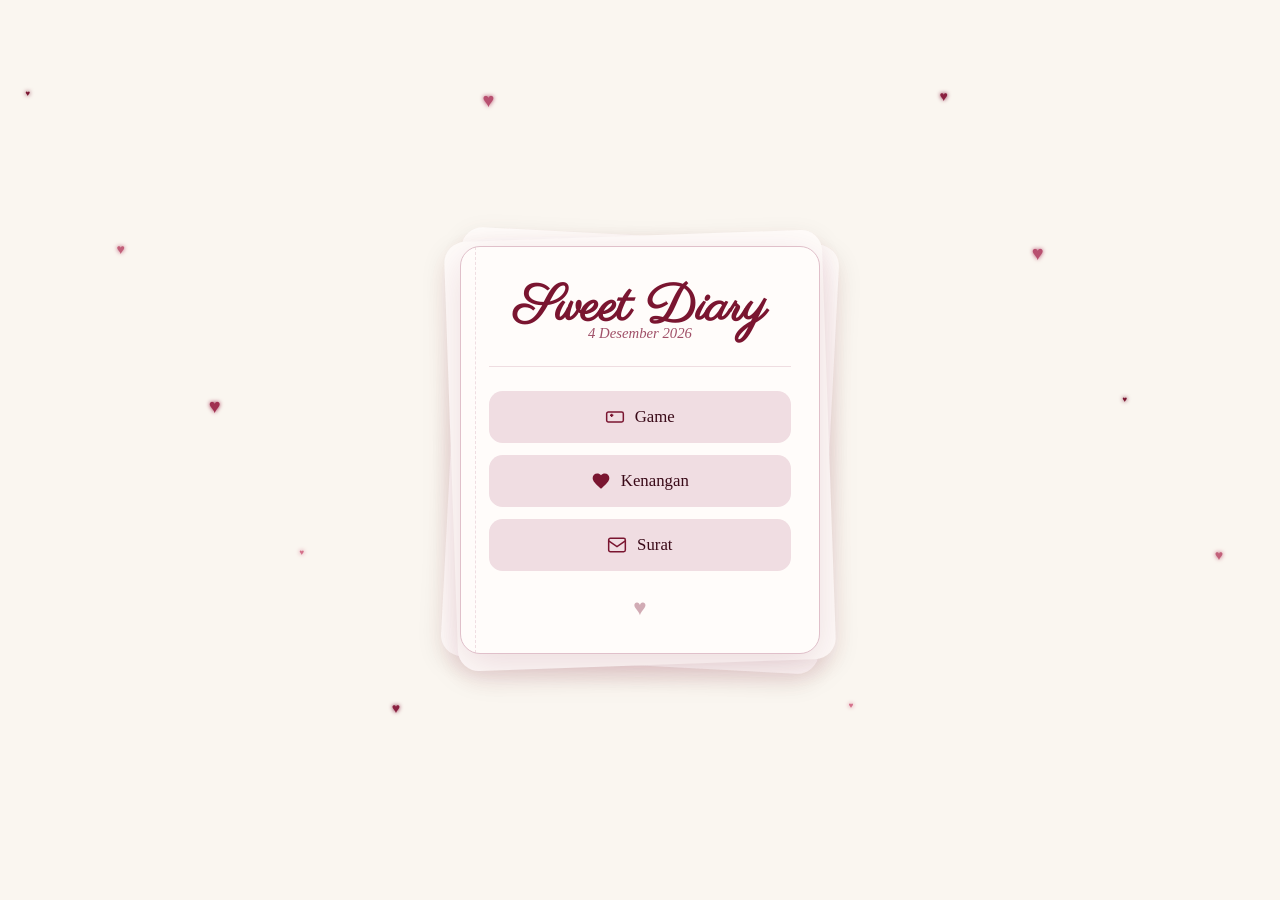
<file: index.html>
<!DOCTYPE html>
<html lang="id">
<head>
  <meta charset="UTF-8" />
  <meta name="viewport" content="width=device-width, initial-scale=1.0" />
  <title>our diary</title>
  <link rel="stylesheet" href="style.css" />
  <style>
    .home-page {
      justify-content: center;
    }

    .diary-wrap {
      position: relative;
      width: 100%;
      max-width: 360px;
    }

    .diary-shadow-1 {
      position: absolute;
      inset: 0;
      background: var(--card);
      border-radius: 1.25rem;
      transform: rotate(3deg) scale(1.05);
      box-shadow: 0 8px 24px rgba(122,21,48,0.10);
    }
    .diary-shadow-2 {
      position: absolute;
      inset: 0;
      background: var(--card);
      border-radius: 1.25rem;
      transform: rotate(-2deg) scale(1.05);
      box-shadow: 0 8px 24px rgba(122,21,48,0.10);
    }

    .diary-card {
      position: relative;
      z-index: 2;
      background: var(--card);
      border: 1.5px solid var(--border);
      border-radius: 1.25rem;
      padding: 2rem 1.75rem;
      box-shadow: 0 12px 40px rgba(122,21,48,0.14);
      display: flex;
      flex-direction: column;
      align-items: center;
      text-align: center;
      gap: 1.5rem;
    }

    .notebook-line {
      position: absolute;
      left: 14px; top: 0; bottom: 0;
      width: 1px;
      border-left: 1.5px dashed rgba(224,192,202,0.5);
    }

    .diary-title {
      font-family: var(--font-script);
      font-size: clamp(2.2rem, 10vw, 3.2rem);
      color: var(--primary);
      line-height: 1.15;
    }

    .diary-date {
      color: var(--muted);
      font-style: italic;
      font-size: 0.92rem;
      margin-top: -0.75rem;
    }

    .divider {
      width: 100%;
      height: 1px;
      background: var(--border);
      opacity: 0.5;
    }

    .nav-buttons {
      display: flex;
      flex-direction: column;
      width: 100%;
      gap: 0.75rem;
    }

    .diary-foot {
      color: rgba(122,21,48,0.35);
      font-size: 1.4rem;
    }
  </style>
</head>
<body>
  <div id="hearts-bg"></div>

  <div class="page home-page">
    <div class="diary-wrap">
      <div class="diary-shadow-1"></div>
      <div class="diary-shadow-2"></div>

      <div class="diary-card">
        <div class="notebook-line"></div>

        <div>
          <h1 class="diary-title">Sweet Diary</h1>
          <p class="diary-date" id="today-date"></p>
        </div>

        <div class="divider"></div>

        <nav class="nav-buttons">
          <a href="game.html" class="btn">
            <svg xmlns="http://www.w3.org/2000/svg" fill="none" viewBox="0 0 24 24" stroke="currentColor" stroke-width="1.8"><rect x="2" y="6" width="20" height="12" rx="2"/><path d="M6 10h4M8 8v4M15 11h.01M17 9h.01"/></svg>
            Game
          </a>
          <a href="kenangan.html" class="btn">
            <svg xmlns="http://www.w3.org/2000/svg" fill="currentColor" viewBox="0 0 24 24"><path d="M12 21.35l-1.45-1.32C5.4 15.36 2 12.28 2 8.5 2 5.42 4.42 3 7.5 3c1.74 0 3.41.81 4.5 2.09C13.09 3.81 14.76 3 16.5 3 19.58 3 22 5.42 22 8.5c0 3.78-3.4 6.86-8.55 11.54L12 21.35z"/></svg>
            Kenangan
          </a>
          <a href="surat.html" class="btn">
            <svg xmlns="http://www.w3.org/2000/svg" fill="none" viewBox="0 0 24 24" stroke="currentColor" stroke-width="1.8"><rect x="2" y="4" width="20" height="16" rx="2"/><path d="M2 7l10 7 10-7"/></svg>
            Surat
          </a>
        </nav>

        <div class="diary-foot">♥</div>
      </div>
    </div>
  </div>

  <script src="hearts.js"></script>
  <script>
    const d = new Date();
    const opts = { year: 'numeric', month: 'long', day: 'numeric' };
    document.getElementById('today-date').textContent = d.toLocaleDateString('id-ID', opts);
  </script>
</body>
</html>
</file>
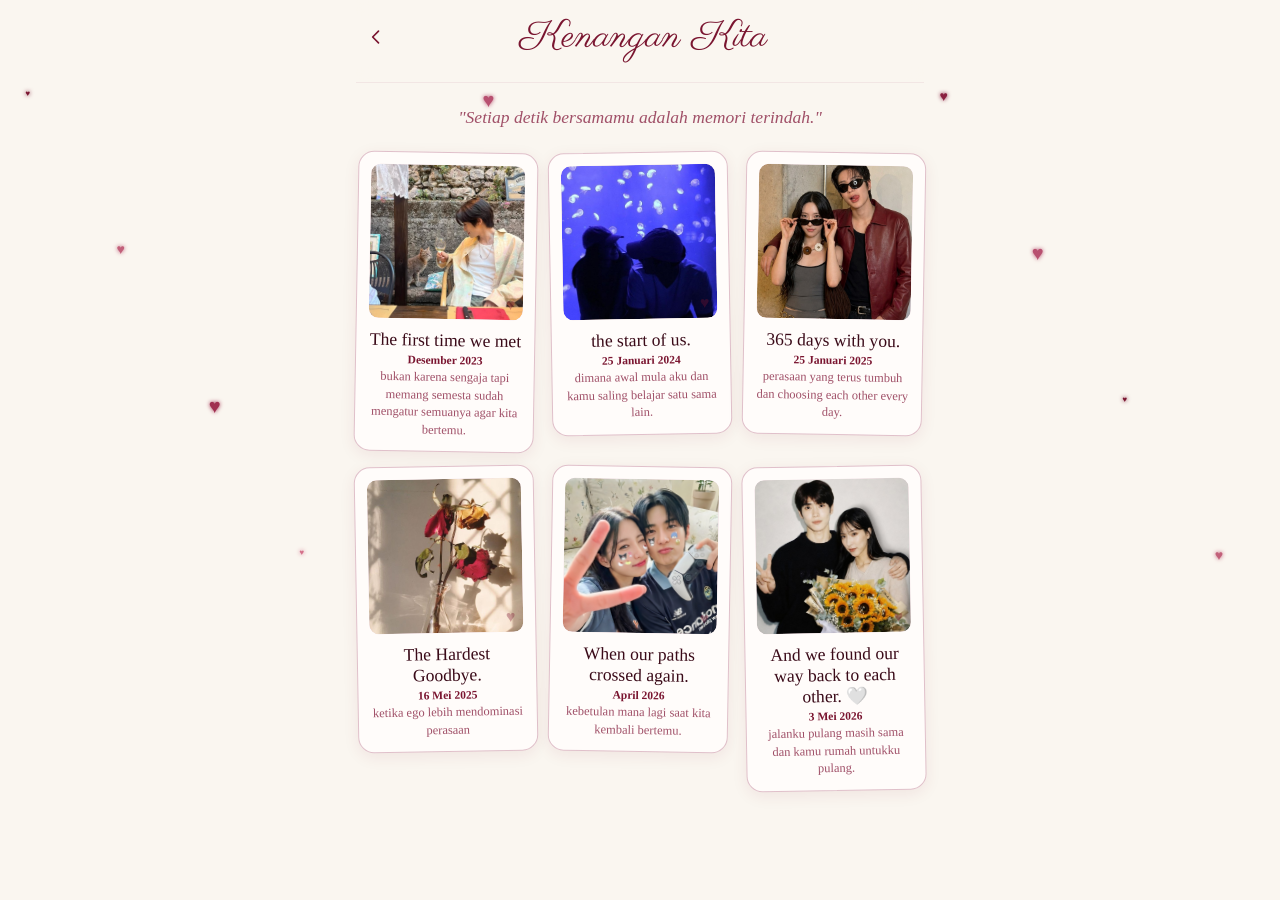
<file: kenangan.html>
<!DOCTYPE html>
<html lang="id">
<head>
  <meta charset="UTF-8" />
  <meta name="viewport" content="width=device-width, initial-scale=1.0" />
  <title>our memory</title>
  <link rel="stylesheet" href="style.css" />
 <style>
  .kenangan-page {
    align-items: stretch;
    padding: 0 1rem 3rem;
    max-width: 600px;
    margin: 0 auto;
    width: 100%;
  }

  .quote {
    text-align: center;
    font-style: italic;
    color: var(--muted);
    font-size: clamp(0.88rem, 4vw, 1.1rem);
    padding: 0 0.5rem 1.25rem;
    line-height: 1.65;
  }

  .gallery {
    display: grid;
    grid-template-columns: repeat(3, 1fr);
    gap: 0.85rem;
    align-items: start;
  }

  .mem-card {
    background: var(--card);
    border: 1.5px solid var(--border);
    border-radius: 1rem;
    padding: 0.75rem;
    box-shadow: 0 4px 16px rgba(122,21,48,0.08);
    transition: transform 0.25s;
    display: flex;
    flex-direction: column;
  }
  .mem-card:nth-child(odd)  { transform: rotate(1deg); }
  .mem-card:nth-child(even) { transform: rotate(-1deg); }
  .mem-card:hover { transform: rotate(0deg) scale(1.03); }
  .mem-card:active { transform: scale(0.97); }

  .mem-img {
    width: 100%;
    padding-bottom: 100%;
    position: relative;
    border-radius: 0.6rem;
    overflow: hidden;
    margin-bottom: 0.65rem;
    background: var(--secondary);
  }

  .mem-img img {
    position: absolute;
    top: 0;
    left: 0;
    width: 100%;
    height: 100%;
    object-fit: cover;
    border-radius: 0.6rem;
  }

  .mem-img::after {
    content: "♥";
    position: absolute;
    bottom: 6px;
    right: 8px;
    font-size: 1rem;
    color: rgba(122,21,48,0.35);
    z-index: 1;
  }

  .mem-title {
    font-family: 'Palatino Linotype', Palatino, serif;
    font-size: clamp(0.95rem, 4vw, 1.1rem);
    color: var(--text);
    text-align: center;
    line-height: 1.2;
  }
  .mem-date {
    font-size: 0.72rem;
    color: var(--primary);
    text-align: center;
    font-weight: 600;
    margin: 0.2rem 0;
  }
  .mem-desc {
    font-size: clamp(0.68rem, 3vw, 0.78rem);
    color: var(--muted);
    text-align: center;
    line-height: 1.4;
  }
</style>
</head>
<body>
  <div id="hearts-bg"></div>

  <div class="page kenangan-page">
    <div class="page-header" style="max-width:100%">
      <a href="index.html" class="back-btn">
        <svg xmlns="http://www.w3.org/2000/svg" fill="none" viewBox="0 0 24 24" stroke="currentColor" stroke-width="2"><path stroke-linecap="round" stroke-linejoin="round" d="M15 19l-7-7 7-7"/></svg>
      </a>
      <span class="page-title">Kenangan Kita</span>
    </div>

    <p class="quote">"Setiap detik bersamamu adalah memori terindah."</p>

    <div class="gallery">
  <div class="mem-card">
    <div class="mem-img">
      <img src="fotosatu.jpg" class="mem-photo" alt="Kenangan">
    </div>
    <div class="mem-title">The first time we met</div>
    <div class="mem-date">Desember 2023</div>
    <div class="mem-desc">bukan karena sengaja tapi memang semesta sudah mengatur semuanya agar kita bertemu. </div>
  </div>

  <div class="mem-card">
    <div class="mem-img">
      <img src="fotodua.jpg" class="mem-photo" alt="Kenangan">
    </div>
    <div class="mem-title">the start of us.</div>
    <div class="mem-date">25 Januari 2024</div>
    <div class="mem-desc">dimana awal mula aku dan kamu saling belajar satu sama lain.
</div>
  </div>

  <div class="mem-card">
    <div class="mem-img">
      <img src="fototiga.jpg" class="mem-photo" alt="Kenangan">
    </div>
    <div class="mem-title">365 days with you.</div>
    <div class="mem-date">25 Januari 2025</div>
    <div class="mem-desc">perasaan yang terus tumbuh dan choosing each other every day.</div>
  </div>

  <div class="mem-card">
    <div class="mem-img">
      <img src="fotoempat.jpg" class="mem-photo" alt="Kenangan">
    </div>
    <div class="mem-title">The Hardest Goodbye.</div>
    <div class="mem-date">16 Mei 2025</div>
    <div class="mem-desc">ketika ego lebih mendominasi perasaan</div>
  </div>

  <div class="mem-card">
    <div class="mem-img">
      <img src="fotolima.jpg" class="mem-photo" alt="Kenangan">
    </div>
    <div class="mem-title">When our paths crossed again. </div>
    <div class="mem-date">April 2026</div>
    <div class="mem-desc">kebetulan mana lagi saat kita kembali bertemu.</div>
  </div>

  <div class="mem-card">
    <div class="mem-img">
      <img src="fotoenam.jpg" class="mem-photo" alt="Kenangan">
    </div>
    <div class="mem-title">And we found our way back to each other. 🤍 </div>
    <div class="mem-date">3 Mei 2026</div>
    <div class="mem-desc">jalanku pulang masih sama dan kamu rumah untukku pulang.</div>
  </div>

    </div>
  </div>

  <script src="hearts.js"></script>
</body>
</html>
</file>
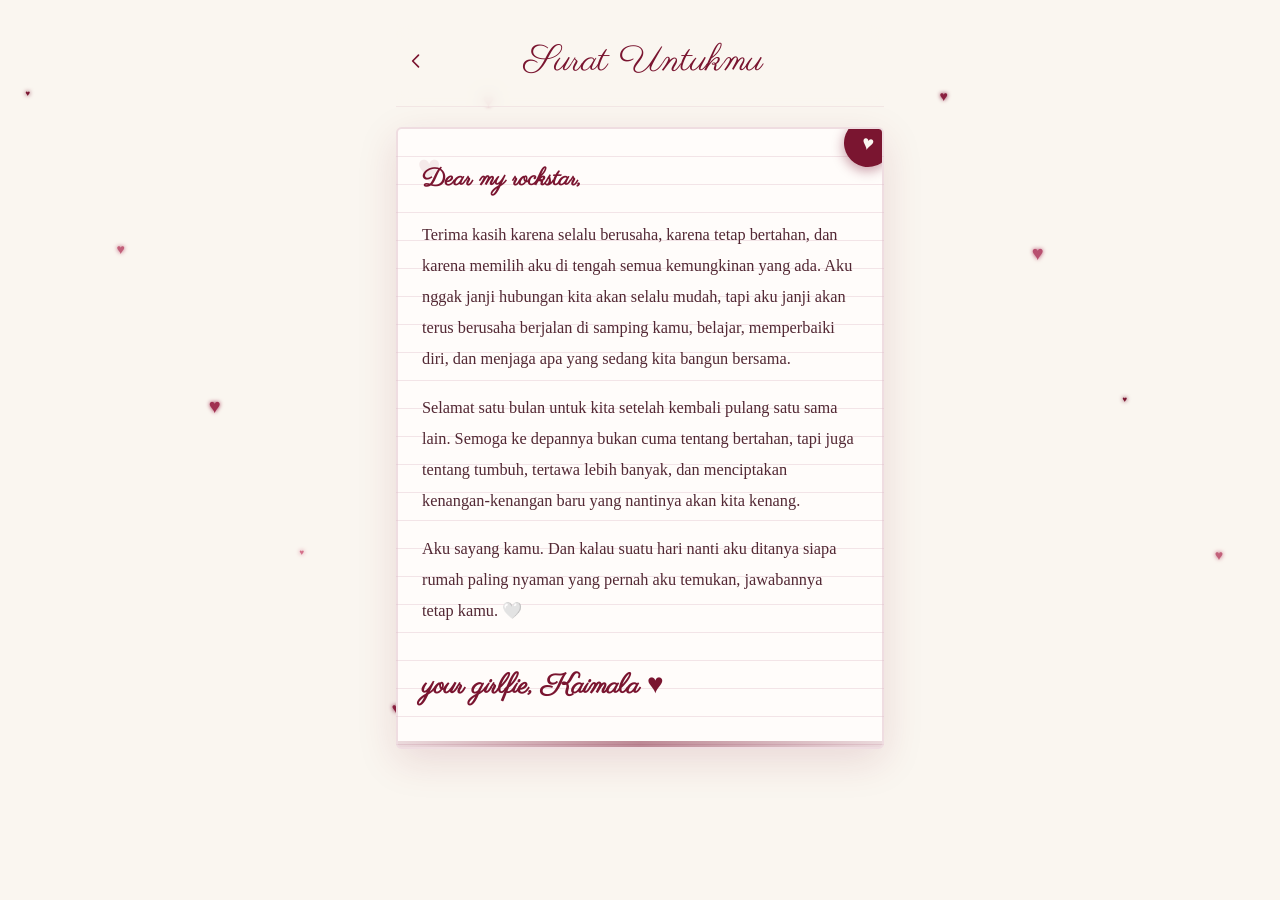
<file: surat.html>
<!DOCTYPE html>
<html lang="id">
<head>
  <meta charset="UTF-8" />
  <meta name="viewport" content="width=device-width, initial-scale=1.0" />
  <title>Surat</title>
  <link rel="stylesheet" href="style.css" />
  <style>
    .surat-page {
      align-items: stretch;
      max-width: 520px;
      margin: 0 auto;
      width: 100%;
      padding-bottom: 3rem;
    }

    .letter-wrap {
      position: relative;
      background: var(--card);
      border: 2px solid rgba(224,192,202,0.5);
      border-radius: 0.35rem;
      box-shadow: 0 12px 40px rgba(122,21,48,0.13);
      overflow: hidden;
      background-image: repeating-linear-gradient(
        transparent,
        transparent 27px,
        rgba(224,192,202,0.4) 27px,
        rgba(224,192,202,0.4) 28px
      );
    }

    .wax-seal {
      position: absolute;
      top: -10px;
      right: -10px;
      width: 48px;
      height: 48px;
      background: var(--primary);
      border-radius: 50%;
      display: flex;
      align-items: center;
      justify-content: center;
      transform: rotate(12deg);
      box-shadow: 0 4px 12px rgba(122,21,48,0.4);
      z-index: 2;
      font-size: 1.25rem;
      color: #faf6f0;
    }

    .corner-deco {
      position: absolute;
      top: 1rem;
      left: 1.2rem;
      font-size: 2.5rem;
      color: rgba(122,21,48,0.08);
      z-index: 1;
    }

    .letter-body {
      position: relative;
      z-index: 2;
      padding: 1.75rem 1.5rem;
      font-family: var(--font-serif);
      font-size: clamp(0.88rem, 4vw, 1.02rem);
      line-height: 1.9;
      color: rgba(58,10,24,0.88);
      display: flex;
      flex-direction: column;
      gap: 1.1rem;
    }

    .letter-greeting {
      font-family: var(--font-script);
      font-size: clamp(1.2rem, 5.5vw, 1.5rem);
      color: var(--primary);
      font-weight: 600;
    }

    .letter-sign {
      padding-top: 0.75rem;
      display: flex;
      flex-direction: column;
      gap: 0.2rem;
    }

    .letter-name {
      font-family: var(--font-script);
      font-size: clamp(1.3rem, 6vw, 1.75rem);
      color: var(--primary);
      font-weight: 700;
    }

    .letter-footer {
      height: 6px;
      background: linear-gradient(to right, rgba(122,21,48,0.15), rgba(122,21,48,0.5), rgba(122,21,48,0.15));
    }
  </style>
</head>
<body>
  <div id="hearts-bg"></div>

  <div class="page surat-page">
    <div class="page-header" style="max-width:100%">
      <a href="index.html" class="back-btn">
        <svg xmlns="http://www.w3.org/2000/svg" fill="none" viewBox="0 0 24 24" stroke="currentColor" stroke-width="2"><path stroke-linecap="round" stroke-linejoin="round" d="M15 19l-7-7 7-7"/></svg>
      </a>
      <span class="page-title">Surat Untukmu</span>
    </div>

    <div class="letter-wrap">
      <div class="wax-seal">♥</div>
      <div class="corner-deco">♥</div>

      <div class="letter-body">
        <p class="letter-greeting">Dear my rockstar,</p>

        <p>
          Terima kasih karena selalu berusaha, karena tetap bertahan, dan karena memilih aku di tengah semua kemungkinan yang ada. Aku nggak janji hubungan kita akan selalu mudah, tapi aku janji akan terus berusaha berjalan di samping kamu, belajar, memperbaiki diri, dan menjaga apa yang sedang kita bangun bersama.
        </p>

        <p>
          Selamat satu bulan untuk kita setelah kembali pulang satu sama lain. Semoga ke depannya bukan cuma tentang bertahan, tapi juga tentang tumbuh, tertawa lebih banyak, dan menciptakan kenangan-kenangan baru yang nantinya akan kita kenang.
        </p>

        <p>
         Aku sayang kamu. Dan kalau suatu hari nanti aku ditanya siapa rumah paling nyaman yang pernah aku temukan, jawabannya tetap kamu. 🤍
        </p>

        <div class="letter-sign">
          <span></span>
          <span class="letter-name">your girlfie, Kaimala ♥</span>
        </div>
      </div>

      <div class="letter-footer"></div>
    </div>
  </div>

  <script src="hearts.js"></script>
</body>
</html>
</file>
<file: style.css>
@import url('https://fonts.googleapis.com/css2?family=Parisienne&display=swap');
@import url('https://fonts.googleapis.com/css2?family=Playfair+Display:wght@400;600;700&display=swap');

* { box-sizing: border-box; margin: 0; padding: 0; }

:root {
  --bg: #faf6f0;
  --card: #fffcfa;
  --primary: #7a1530;
  --primary-light: #c2607a;
  --secondary: #f0dde2;
  --muted: #a05068;
  --border: #e0c0ca;
  --text: #3a0a18;
  --font-script: 'Parisienne', cursive;
  --font-serif: 'Lora', serif;
}

body {
  background: var(--bg);
  color: var(--text);
  font-family: var(--font-serif);
  min-height: 100dvh;
  min-height: 100vh;
  overflow-x: hidden;
}

/* ── Floating hearts background ── */
#hearts-bg {
  position: fixed;
  inset: 0;
  pointer-events: none;
  z-index: 0;
  overflow: hidden;
}

.heart-particle {
  position: absolute;
  bottom: -60px;
  opacity: 0;
  animation: floatUp linear infinite;
  user-select: none;
  line-height: 1;
  filter: drop-shadow(0 0 3px currentColor);
}

.heart-twinkle {
  position: absolute;
  animation: twinkle ease-in-out infinite;
  user-select: none;
  line-height: 1;
  filter: drop-shadow(0 0 2px currentColor);
}

@keyframes floatUp {
  0%   { transform: translateY(0) rotate(-10deg) scale(0); opacity: 0; }
  10%  { opacity: 0.9; }
  50%  { transform: translateY(-50vh) translateX(20px) rotate(15deg) scale(1); }
  90%  { opacity: 0.7; }
  100% { transform: translateY(-105vh) translateX(-10px) rotate(-5deg) scale(0.7); opacity: 0; }
}

@keyframes floatSway {
  0%   { transform: translateY(0) translateX(0) rotate(-15deg) scale(0); opacity: 0; }
  10%  { opacity: 1; }
  30%  { transform: translateY(-30vh) translateX(25px) rotate(10deg) scale(1); }
  60%  { transform: translateY(-60vh) translateX(-15px) rotate(-5deg) scale(1.1); }
  90%  { opacity: 0.8; }
  100% { transform: translateY(-105vh) translateX(10px) rotate(20deg) scale(0.6); opacity: 0; }
}

@keyframes twinkle {
  0%, 100% { opacity: 0.15; transform: scale(0.8); }
  50%       { opacity: 0.9;  transform: scale(1.2); }
}

/* ── Page wrapper ── */
.page {
  position: relative;
  z-index: 1;
  min-height: 100dvh;
  min-height: 100vh;
  display: flex;
  flex-direction: column;
  align-items: center;
  padding: 1.5rem 1rem;
}

/* ── Back button ── */
.back-btn {
  display: flex;
  align-items: center;
  gap: 0.4rem;
  color: var(--primary);
  text-decoration: none;
  font-size: 1rem;
  padding: 0.4rem 0.6rem;
  border-radius: 50px;
  transition: background 0.2s;
  margin-right: auto;
}
.back-btn:hover { background: rgba(122,21,48,0.08); }
.back-btn svg { width: 20px; height: 20px; }

/* ── Page header (back + title) ── */
.page-header {
  display: flex;
  align-items: center;
  width: 100%;
  max-width: 420px;
  padding: 0.75rem 0 1.25rem;
  position: sticky;
  top: 0;
  background: rgba(250,246,240,0.88);
  backdrop-filter: blur(8px);
  z-index: 10;
  border-bottom: 1px solid rgba(224,192,202,0.3);
  margin-bottom: 1.25rem;
}
.page-title {
  font-family: var(--font-script);
  font-size: clamp(1.7rem, 7vw, 2.3rem);
  color: var(--primary);
  text-align: center;
  flex: 1;
  padding-right: 2rem;
}
.xoxo-title {
  font-family: 'Playfair Display', serif !important;
  font-size: clamp(2.2rem, 8vw, 2.8rem);
  letter-spacing: 0.08em;
}

/* ── Card ── */
.card {
  background: var(--card);
  border: 1.5px solid var(--border);
  border-radius: 1.25rem;
  box-shadow: 0 8px 32px rgba(122,21,48,0.10);
  padding: 1.75rem 1.5rem;
}

/* ── Buttons ── */
.btn {
  display: flex;
  align-items: center;
  justify-content: center;
  gap: 0.6rem;
  width: 100%;
  padding: 1rem 1.25rem;
  border-radius: 0.85rem;
  border: none;
  background: var(--secondary);
  color: var(--text);
  font-family: var(--font-serif);
  font-size: 1.05rem;
  cursor: pointer;
  text-decoration: none;
  transition: background 0.2s, transform 0.15s;
}
.btn:hover  { background: #e8c8d2; }
.btn:active { transform: scale(0.97); }
.btn svg { width: 20px; height: 20px; color: var(--primary); }
</file>
